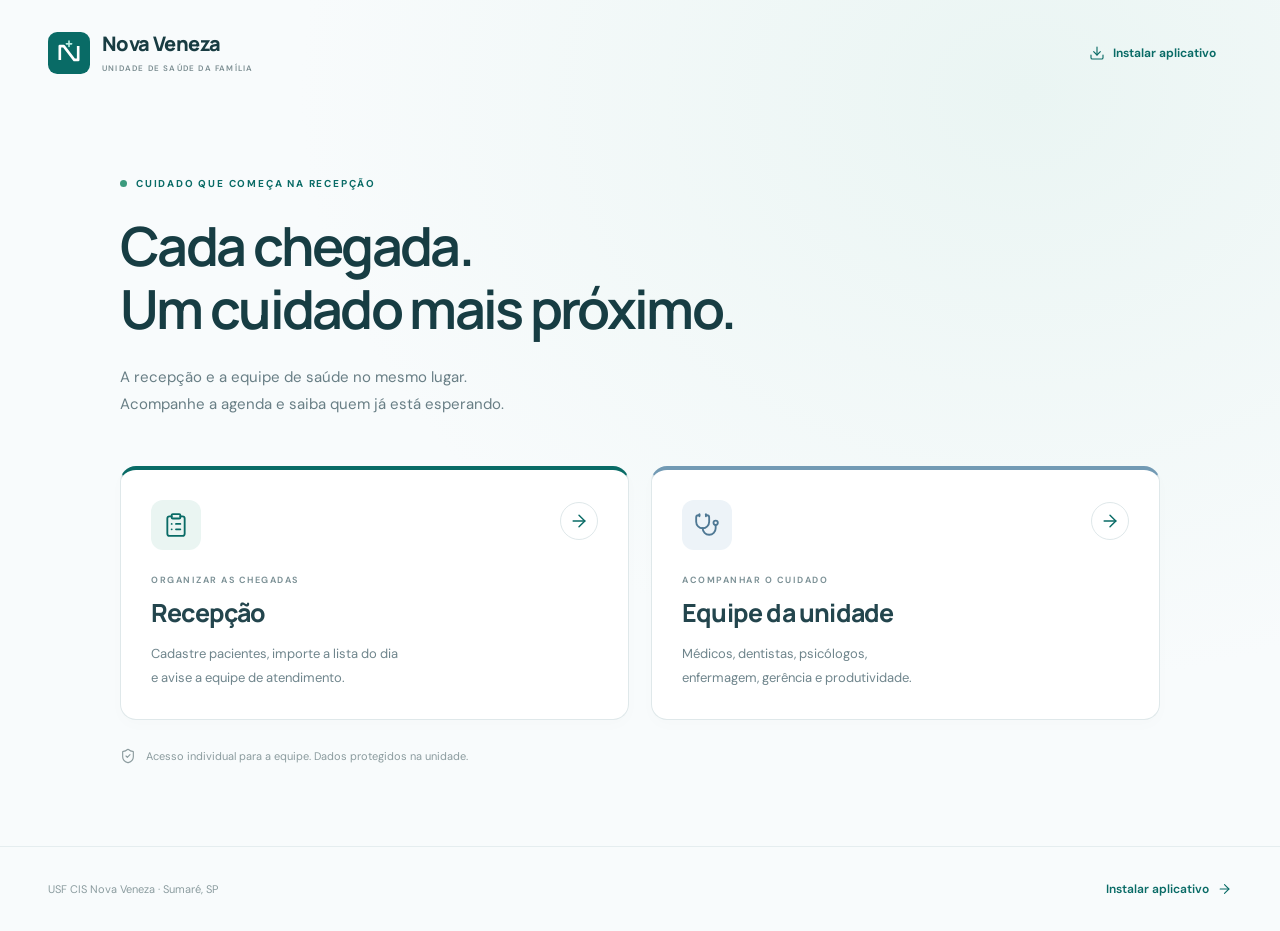
<file: index.html>
<!doctype html>
<html lang="pt-BR"><head><meta charset="UTF-8"><meta name="viewport" content="width=device-width,initial-scale=1,viewport-fit=cover"><meta name="theme-color" content="#096b66"><meta name="description" content="Recepção, agenda de atendimento e materiais da USF Nova Veneza."><meta name="apple-mobile-web-app-capable" content="yes"><meta name="apple-mobile-web-app-title" content="Nova Veneza"><link rel="manifest" href="./manifest.webmanifest"><link rel="apple-touch-icon" href="./icons/apple-touch-icon.png"><link rel="icon" href="./icons/icon.svg" type="image/svg+xml"><title>Nova Veneza · Atendimento</title>  <script type="module" crossorigin src="./assets/index-DV2DRyvU.js"></script>
  <link rel="stylesheet" crossorigin href="./assets/index-Yif4MzKx.css">
</head><body><div id="app"></div><dialog id="dialog" aria-labelledby="dialog-title"></dialog><div id="toast" role="status" aria-live="polite"></div></body></html>
</file>
<file: assets/index-Yif4MzKx.css>
@import"https://fonts.googleapis.com/css2?family=DM+Sans:wght@400;450;500;550;600;650;700&family=Manrope:wght@400;500;600;650;700;750;800&display=swap";:root{font-family:DM Sans,sans-serif;color:#213a42;background:#f5f8f9;font-synthesis:none;--teal:#096b66;--teal-dark:#064d4a;--mint:#e5f4ef;--line:#dfe8ea;--muted:#687e85;--white:#fff;--red:#ac343e;--yellow:#966400;--shadow:0 8px 32px #123b4310}*{box-sizing:border-box}body{margin:0}button,input,select,textarea{font:inherit}button,a,input,select,textarea{touch-action:manipulation}button{cursor:pointer}button:disabled{cursor:wait;opacity:.55}a{color:var(--teal)}button:focus-visible,a:focus-visible{outline:3px solid #1b9b96;outline-offset:4px}h1,h2,h3,p{margin-top:0}h1,h2,h3,.brand{font-family:Manrope,sans-serif}h1{font-size:30px;font-weight:750;letter-spacing:-1px;line-height:1.3;margin-bottom:12px}h2{font-size:18px;letter-spacing:-.4px;margin-bottom:8px}h3{font-size:15px;margin-bottom:6px}p{line-height:1.65}svg{width:20px;height:20px;flex-shrink:0;vertical-align:middle}small{display:block}.small,small{font-size:12px;line-height:1.6}.muted{color:var(--muted)}.eyebrow{font-size:10px;letter-spacing:1.8px;font-weight:700;display:flex;align-items:center;gap:9px;color:var(--teal);margin-bottom:18px}.live-dot{display:inline-block;width:7px;height:7px;border-radius:50%;background:#3b9a7d;flex-shrink:0}.btn{min-height:42px;border:1px solid transparent;border-radius:8px;padding:10px 15px;font-size:12px;font-weight:650;display:inline-flex;align-items:center;justify-content:center;gap:8px;white-space:nowrap;transition:background .15s,transform .15s}.btn svg{width:16px;height:16px}.btn:active:not(:disabled){transform:translateY(1px)}.primary{background:var(--teal);color:#fff}.primary:hover{background:var(--teal-dark)}.secondary{background:#fff;border-color:#d8e4e6;color:#38575f}.secondary:hover{background:#f3f8f7}.success{color:#14724d;background:#e7f5ec;border-color:#bfe3cb}.danger{color:var(--red);background:#fff0f1;border-color:#f0d4d7}.quiet{color:var(--teal);background:transparent}.icon-button{display:inline-flex;align-items:center;justify-content:center;border:0;background:transparent;color:#647f86;min-width:40px;min-height:40px;padding:8px;border-radius:6px}.icon-button:hover{background:#e8f2f1}.text-button{background:transparent;color:var(--muted);padding:6px 8px;min-height:36px}.link{border:0;background:none;color:var(--teal);font-size:12px;font-weight:600;display:inline-flex;align-items:center;gap:8px;padding:8px 0;text-decoration:none}.link svg{width:15px}.full{width:100%}.brand{display:flex;align-items:center;gap:12px;text-decoration:none;color:#183c42;font-size:20px;line-height:1.2;font-weight:800;letter-spacing:-.6px}.brand img{width:42px;height:42px}.brand small{font-family:DM Sans,sans-serif;font-size:8px;letter-spacing:1.2px;margin-top:6px;color:#7c8e92;font-weight:600}.landing{min-height:100svh;display:flex;flex-direction:column;background:radial-gradient(ellipse at 80% 10%,#eaf5f3 0,transparent 50%),#f8fbfc}.landing-header{max-width:1280px;width:100%;margin:auto;padding:32px 48px;display:flex;align-items:center;justify-content:space-between}.welcome{max-width:1120px;width:100%;margin:70px auto 80px;padding:0 40px}.welcome-intro h1{font-size:54px;font-weight:650;line-height:1.17;letter-spacing:-2.7px;color:#173d43;margin-bottom:24px}.welcome-intro p{color:var(--muted);font-size:15px;line-height:1.8}.welcome-intro .eyebrow{margin-bottom:24px}.entry-grid{display:grid;grid-template-columns:1fr 1fr;gap:22px;margin-top:48px}.entry-card{position:relative;text-align:left;border:1px solid var(--line);border-radius:16px;display:flex;flex-direction:column;align-items:flex-start;padding:30px;background:#fff;box-shadow:0 5px 16px #183f4504;min-height:245px;transition:transform .2s,box-shadow .2s;animation:fadeUp .55s both}.entry-card:nth-child(2){animation-delay:.12s}.entry-card:hover{transform:translateY(-4px);box-shadow:var(--shadow)}.entry-card.reception{border-top:4px solid var(--teal)}.entry-card.team{border-top:4px solid #729ab4}.entry-symbol{width:50px;height:50px;border-radius:12px;background:#eaf5f2;color:var(--teal);display:flex;align-items:center;justify-content:center;margin-bottom:24px}.entry-symbol svg{width:26px;height:26px}.team .entry-symbol{color:#4f7894;background:#edf3f8}.entry-text{display:flex;flex-direction:column}.entry-overline{font-size:9px;letter-spacing:1.5px;color:#7c9196;font-weight:650}.entry-text strong{font-family:Manrope,sans-serif;font-size:25px;color:#23454d;font-weight:750;letter-spacing:-.8px;margin:9px 0 12px}.entry-text>span:last-child{font-size:13px;color:#6f858c;line-height:1.8}.entry-arrow{position:absolute;right:30px;top:32px;border:1px solid var(--line);border-radius:50%;width:38px;height:38px;display:grid;place-items:center;color:var(--teal)}.welcome-note{display:flex;align-items:center;gap:10px;margin-top:26px;color:#8b9b9e;font-size:11px}.welcome-note svg{width:16px}.landing-footer{margin-top:auto;padding:24px 48px;display:flex;justify-content:space-between;align-items:center;border-top:1px solid #e5edef;color:#8b9c9f;font-size:11px}.profile-page{max-width:1060px;width:100%;margin:40px auto 80px;padding:0 40px}.profile-grid{display:grid;grid-template-columns:repeat(3,1fr);gap:14px;margin:32px 0}.profile-card{padding:20px;border:1px solid var(--line);border-radius:12px;display:flex;align-items:center;gap:14px;text-align:left;background:#fff;color:inherit;min-height:100px}.profile-card>svg{margin-left:auto;color:#8da5aa;width:16px}.profile-card strong{font-size:15px}.profile-card small{color:var(--muted);margin-top:5px}.profile-card:hover{border-color:#64a39a;box-shadow:var(--shadow)}.avatar{width:44px;height:44px;flex-shrink:0;border-radius:12px;background:#eaf3f3;color:#317776;font-family:Manrope;font-size:16px;font-weight:750;display:grid;place-items:center}.avatar.manager{background:#f0edf8;color:#756697}.avatar.dentist{background:#eaf2fa;color:#537b9e}.avatar.productivity{background:#f8f0e6;color:#967442}.workspace{display:flex;min-height:100svh}.sidebar{width:246px;position:fixed;inset:0 auto 0 0;background:#fff;border-right:1px solid var(--line);padding:28px 20px 20px;display:flex;flex-direction:column;z-index:10}.sidebar .brand{font-size:18px;gap:9px}.sidebar .brand img{width:37px;height:37px}.sidebar .brand small{font-size:7px;letter-spacing:.9px}.unit-label{font-size:9px;letter-spacing:1.5px;color:#9aa9ad;margin:44px 12px 18px;font-weight:600}.nav-item{border:0;display:flex;align-items:center;gap:12px;width:100%;background:transparent;color:#6e858d;padding:14px;border-radius:8px;font-size:12px;font-weight:550;margin-bottom:7px;text-align:left}.nav-item svg{width:19px;height:19px}.nav-item.active{background:#e7f3ef;color:var(--teal);font-weight:700}.nav-item:hover{background:#f1f6f5}.sidebar-bottom{margin-top:auto}.privacy-note{display:flex;align-items:center;gap:8px;font-size:10px;color:#94a5a8;margin:20px 12px}.privacy-note svg{width:14px}.account{border-top:1px solid var(--line);padding-top:20px;display:flex;gap:9px;align-items:center}.small-avatar{width:34px;height:34px;font-size:12px;border-radius:50%}.account strong{font-size:12px}.account small{color:#889a9f;font-size:10px}.account .icon-button{margin-left:auto}.main-shell{margin-left:246px;flex:1;min-width:0}.topbar{height:80px;background:#ffffffb8;border-bottom:1px solid var(--line);padding:0 38px;display:flex;align-items:center;justify-content:space-between}.breadcrumb{font-size:11px;color:#6b858b;display:flex;gap:13px}.breadcrumb span{color:#b6c4c7}.topbar-right{display:flex;align-items:center;gap:12px}.sync{display:flex;align-items:center;gap:7px;font-size:10px;color:#78908f}.sync.disconnected{color:#a17336}.sync.disconnected .live-dot{background:#d6a447}.content{max-width:1570px;margin:0 auto;padding:36px 38px 60px}.page-heading{display:flex;align-items:center;justify-content:space-between;gap:20px;margin-bottom:28px}.page-heading .eyebrow{margin-bottom:12px}.page-heading h1{font-size:26px;margin-bottom:9px}.page-heading p{font-size:12px;margin-bottom:0}.heading-actions{display:flex;gap:10px}.stats{display:grid;grid-template-columns:repeat(4,1fr);gap:15px;margin-bottom:28px}.stat{background:#fff;border:1px solid var(--line);border-radius:12px;padding:21px 24px;position:relative;min-height:107px}.stat>span{display:block;color:#7c9096;font-size:11px}.stat>strong{font-family:Manrope;font-size:31px;font-weight:650;color:#23444e;display:block;margin-top:10px;line-height:1}.stat>svg{position:absolute;right:24px;bottom:25px;color:#a7bbbf;width:24px;height:24px}.stat.emphasis{background:#e9f4f1;border-color:#cee6df}.stat.emphasis>strong,.stat.emphasis>svg{color:var(--teal)}.agenda-panel{border:1px solid var(--line);background:#fff;border-radius:12px;overflow:hidden}.panel-heading{padding:24px;display:flex;align-items:center;justify-content:space-between;border-bottom:1px solid #edf2f3;gap:12px}.panel-heading h2{font-size:16px;margin-bottom:5px}.panel-heading .small{font-size:10px}.date-control{display:flex;align-items:center;gap:9px;color:#708e95}.date-control svg{width:17px}.date-control input{border:1px solid #dfe8ea;border-radius:7px;padding:9px;color:#4b6870;font-size:12px;background:#fff;min-width:135px}.filters{display:flex;gap:14px;padding:20px 24px 16px}.search{display:flex;align-items:center;border:1px solid var(--line);border-radius:7px;padding:0 13px;gap:10px;flex:1;min-width:0;background:#fff;color:#8ca2a8}.search svg{width:17px}.search input{border:0;outline:none;width:100%;padding:12px 0;color:#405d64;font-size:12px;background:transparent;min-width:0}.search:focus-within{outline:2px solid #6ab3a6;outline-offset:1px}input::placeholder{color:#92a4a9}.filters>select{border:1px solid var(--line);background:#fff;border-radius:7px;font-size:11px;color:#56717a;padding:10px 30px 10px 12px;max-width:260px}.filter-tabs{display:flex;gap:4px;padding:0 24px 16px;overflow:auto}.filter-tab{border:0;background:transparent;border-radius:6px;color:#83969c;padding:8px 11px;font-size:11px;white-space:nowrap}.filter-tab.selected{background:#edf5f3;color:var(--teal);font-weight:650}.list-header{display:grid;grid-template-columns:80px minmax(180px,1.2fr) minmax(130px,.8fr) minmax(170px,1fr);gap:20px;padding:14px 24px;background:#f9fbfc;border-block:1px solid #eaf0f2;font-size:8px;letter-spacing:1px;color:#8ca0a6}.patient-row{display:grid;grid-template-columns:80px minmax(180px,1.2fr) minmax(130px,.8fr) minmax(170px,1fr);align-items:center;gap:20px;min-height:117px;padding:22px 24px;border-bottom:1px solid #eaf0f2;border-left:3px solid transparent}.patient-row.completed{border-left-color:#46a878;background:#f9fdfa}.patient-row.incomplete{border-left-color:#deb458;background:#fffdf6}.patient-row.completed .patient-person h3{color:#218154}.patient-row.incomplete .patient-person h3{color:#a2760f}.patient-time{font-family:Manrope;font-size:18px;font-weight:650;color:#3d5b65;font-variant-numeric:tabular-nums}.patient-time small{font-family:DM Sans;font-size:9px;letter-spacing:.3px;font-weight:400;color:#94a4a9;margin-top:4px}.patient-person h3{font-family:DM Sans;font-size:13px;font-weight:650;margin:0 0 7px;line-height:1.45;overflow-wrap:anywhere}.patient-person>span{font-size:10px;color:#7f969d}.patient-person>small{font-size:9px;color:#9badb2;margin-top:5px;line-height:1.7}.status{display:inline-block;font-size:9px;line-height:1.5;padding:4px 8px;border-radius:5px;color:#789199;background:#eff3f5}.status.arrived{background:#e6f5ee;color:#33845e}.status.absent,.status.late_absent{background:#fbeef0;color:#ad6470}.status.late,.status.pending{background:#fff4dd;color:#a28037}.patient-status>small{font-size:9px;color:#91a4a9;margin-top:5px}.waiting-time{font-size:9px;color:#65928a;display:flex;gap:5px;align-items:center;margin-top:5px}.waiting-time svg{width:11px;height:11px}.patient-actions{display:flex;justify-content:flex-end;align-items:center;flex-wrap:wrap;gap:7px}.patient-actions .btn{font-size:10px;padding:8px 10px;min-height:34px}.patient-actions .btn svg{width:13px;height:13px}.legend{display:flex;gap:24px;padding:17px 24px;color:#8fa0a5;font-size:9px;flex-wrap:wrap}.legend>span{display:flex;align-items:center;gap:6px}.legend-dot{width:6px;height:6px;border-radius:50%}.green{background:#4ca976}.yellow{background:#dfb450}.empty{padding:70px 24px;text-align:center;color:#8ea2a8}.empty>svg{width:38px;height:38px;color:#b7cacb;margin-bottom:18px}.empty h3{font-size:15px;font-weight:600}.empty p{font-size:12px;max-width:380px;margin:10px auto 0}.notice{display:flex;align-items:flex-start;gap:12px;background:#e9f4f1;color:#3e7770;border:1px solid #cfe5e0;padding:16px;border-radius:9px;margin:0 0 24px;font-size:12px;line-height:1.7}.notice.warning{background:#fff8e9;border-color:#f0e1bb;color:#977643}.notice svg{margin-top:1px;width:18px}.stock-grid{display:grid;grid-template-columns:repeat(4,1fr);gap:16px;margin-bottom:30px}.stock-card{border:1px solid var(--line);background:#fff;padding:20px;border-radius:12px;display:flex;flex-direction:column;align-items:flex-start}.stock-card-top{display:flex;align-items:center;justify-content:space-between;width:100%;gap:8px;margin-bottom:20px}.material-icon{border-radius:8px;padding:8px;background:#eff5f5;display:flex;color:#789698}.material-icon.b{background:#e9f2fe;color:#719aca}.material-icon.a{background:#fff5d9;color:#caa445}.stock-card h2{font-size:13px;line-height:1.6;min-height:42px}.stock-number{font-size:32px;font-family:Manrope;font-weight:650;margin:4px 0 8px}.stock-number span{font:11px DM Sans;color:#94a4aa;margin-left:8px}.stock-card p{font-size:10px;margin-bottom:20px}.stock-card .btn{margin-top:auto;width:100%}.stock-card.low{border-color:#eadcbe}.stock-card .status{font-size:8px}.movement{display:flex;align-items:center;gap:20px;padding:20px 24px;border-top:1px solid #eaf0f2}.movement strong{font-size:12px}.movement small{font-size:10px;color:#90a2a7;margin-top:4px}.movement-delta{margin-left:auto;font-family:Manrope;font-size:20px}.notification{display:flex;gap:16px;padding:24px;border-bottom:1px solid var(--line)}.notification strong{font-size:13px}.notification p{font-size:12px;color:#6e858d;margin:6px 0}.notification small{font-size:10px;color:#9babb0}.notice-icon{background:#edf6f4;border-radius:50%;width:36px;height:36px;display:grid;place-items:center;color:#588d85;flex-shrink:0}.settings-grid{display:grid;grid-template-columns:repeat(2,1fr);gap:18px;margin-bottom:32px}.setting-card{background:#fff;border:1px solid var(--line);border-radius:12px;padding:28px}.setting-card>svg{color:#5c928a;width:25px;height:25px;margin-bottom:22px}.setting-card p{font-size:12px;color:var(--muted)}.setting-card h2{font-size:17px}dialog{border:1px solid #dce7e9;padding:0;max-width:calc(100% - 32px);width:520px;border-radius:14px;box-shadow:0 32px 100px #153c4440;color:#2d4a53;max-height:90svh}dialog.wide{width:1000px}dialog::backdrop{background:#12333b69;backdrop-filter:blur(3px)}.modal-head{display:flex;align-items:center;justify-content:space-between;gap:15px;padding:20px 24px;border-bottom:1px solid var(--line);position:sticky;top:0;background:#fff;z-index:1}.modal-head h2{font-size:18px;margin:0}.modal-body{padding:24px}.modal-body p{font-size:13px}.form-grid{display:grid;grid-template-columns:1fr 1fr;gap:0 18px}.form-grid.three{grid-template-columns:repeat(3,1fr)}.field{display:flex;flex-direction:column;gap:8px;margin-bottom:20px;min-width:0}.field>span{font-size:11px;font-weight:600;color:#6b848b}.field input,.field select,.field textarea{width:100%;min-width:0;border:1px solid #d7e4e6;border-radius:7px;padding:12px;background:#fff;font-size:13px;color:#385861;outline:none}.field input:focus,.field select:focus,.field textarea:focus{border-color:#4f9d91;box-shadow:0 0 0 3px #ddf0e9}.field output{display:block;min-height:43px;border-radius:7px;background:#f0f7f5;padding:12px;font-size:14px;color:#41877a;font-weight:700}.field textarea{resize:vertical}.form-actions{display:flex;justify-content:flex-end;gap:10px;margin-top:12px;border-top:1px solid #edf2f3;padding-top:20px}.form-error{background:#ffedef;padding:12px;border-radius:6px;font-size:12px;color:#a03e4c;overflow-wrap:anywhere}.form-error[hidden]{display:none}.recovery{display:block;margin:16px auto 0}.upload-zone{border:2px dashed #c4d9d6;border-radius:12px;padding:28px 16px;text-align:center;display:flex;flex-direction:column;align-items:center;gap:12px;background:#f7fbfa;cursor:pointer}.upload-zone>svg{color:#619b90;width:28px;height:28px}.upload-zone strong{font-size:14px}.upload-zone span{font-size:11px;color:#8ba19f}.upload-zone input{max-width:100%;font-size:12px}.import-table{overflow:auto;margin:12px 0 24px}.import-table table{border-collapse:collapse;width:100%;font-size:12px}.import-table th{text-align:left;padding:10px;background:#f3f7f7;font-weight:600;color:#7a9096}.import-table td{border-bottom:1px solid var(--line);padding:5px}.import-table input{padding:10px;border:1px solid #dce7e7;border-radius:5px;width:100px;font-size:11px}.import-table [name=name]{min-width:240px}.import-table [name=birth]{width:130px}.ocr-text{white-space:pre-wrap;font-size:11px;line-height:1.7;max-height:260px;overflow:auto;padding:12px;background:#f4f7f8}.check-field{display:flex;align-items:center;gap:8px;font-size:12px;margin:20px 0}.code-fields{display:grid;grid-template-columns:repeat(2,minmax(0,1fr));gap:14px;margin-bottom:24px}.code-box{border:1px solid var(--line);border-radius:9px;padding:14px;min-width:0}.code-box h3{font-size:12px}.code-box .search{margin-top:12px;padding:0 8px}.code-box .search input{font-size:10px}.code-tag{display:flex;gap:8px;padding:8px;background:#edf5f3;border-radius:5px;margin-top:6px;font-size:10px;line-height:1.5}.code-tag>span{flex:1}.code-tag button{border:0;background:none;color:#859c98;padding:0 3px;font-size:18px}.code-results{max-height:210px;overflow:auto}.code-results button{display:block;width:100%;text-align:left;padding:10px 6px;border:0;border-bottom:1px solid var(--line);background:#fff;font-size:10px;color:#627e86;line-height:1.6}.code-results button:hover{background:#eaf5f1}.code-results b{color:var(--teal);margin-right:6px}fieldset{margin:0;padding:0;border:0;min-width:0}fieldset:disabled{opacity:.9}.help-list{padding-left:20px}.help-list li{padding-left:6px;margin-bottom:24px;font-size:13px}.help-list p{color:#7b9197;margin-top:8px}.mobile-brand,.mobile-nav,.mobile-exit{display:none}#toast{position:fixed;bottom:28px;left:50%;transform:translate(-50%,25px);opacity:0;pointer-events:none;border-radius:9px;padding:15px 22px;background:#234e4b;color:#fff;box-shadow:var(--shadow);z-index:1000;max-width:calc(100vw - 32px);width:max-content;font-size:13px;line-height:1.6;transition:.2s}#toast.visible{opacity:1;transform:translate(-50%)}#toast.error{background:#973e4a}@keyframes fadeUp{0%{opacity:0;transform:translateY(14px)}to{opacity:1;transform:translateY(0)}}@media(min-width:1700px){.content{padding-top:48px}.page-heading h1{font-size:30px}.patient-row{min-height:128px}.patient-person h3{font-size:14px}}@media(max-width:1250px){.sidebar{width:215px;padding:24px 14px}.main-shell{margin-left:215px}.content{padding:28px 24px}.topbar{padding:0 24px}.page-heading{align-items:flex-start;flex-direction:column}.stats{gap:10px}.stat{padding:18px}.stat>svg{right:18px}.stock-grid{grid-template-columns:repeat(2,1fr)}.patient-row,.list-header{grid-template-columns:60px minmax(130px,1fr) minmax(115px,.8fr) minmax(130px,1fr);gap:13px;padding-left:18px;padding-right:18px}.patient-actions .btn{font-size:9px}.patient-actions .btn svg{display:none}}@media(max-width:900px){.sidebar{display:none}.main-shell{margin-left:0}.topbar{height:74px;padding:0 24px}.breadcrumb{display:none}.mobile-brand{display:block}.mobile-brand .brand{font-size:17px}.mobile-brand .brand img{width:34px;height:34px}.mobile-brand .brand small{font-size:6px}.mobile-exit{display:block}.mobile-nav{display:flex;background:#fff;border-bottom:1px solid var(--line);padding:10px 20px;gap:8px;overflow:auto}.mobile-nav .nav-item{justify-content:center;padding:11px;white-space:nowrap;width:auto;flex:1;margin:0;font-size:11px}.mobile-nav .nav-item svg{width:16px}.content{padding:28px 24px}.profile-grid{grid-template-columns:repeat(2,1fr)}.welcome-intro h1{font-size:44px}.welcome{margin-top:45px}.sync{font-size:9px}.topbar-right{gap:4px}.topbar-right>.btn[data-action=install]{display:none}.profile-page{margin-top:30px}}@media(max-width:600px){.landing-header{padding:22px 20px}.landing-header .brand{font-size:17px;gap:9px}.landing-header .brand img{width:36px;height:36px}.landing-header .brand small{font-size:6px}.landing-header .btn{padding:8px;font-size:10px}.landing-header .btn svg{width:14px}.welcome{padding:0 22px;margin:42px 0 48px}.welcome-intro h1{font-size:36px;letter-spacing:-1.9px;line-height:1.2}.welcome-intro p{font-size:13px}.eyebrow{font-size:8px;letter-spacing:1.3px}.entry-grid{grid-template-columns:1fr;margin-top:30px;gap:16px}.entry-card{padding:23px;min-height:210px}.entry-symbol{margin-bottom:18px;width:42px;height:42px}.entry-symbol svg{width:23px}.entry-text strong{font-size:23px}.entry-text>span:last-child{font-size:12px}.entry-arrow{right:23px;top:25px}.welcome-note{font-size:10px;align-items:flex-start;line-height:1.7}.welcome-note svg{flex-shrink:0}.landing-footer{padding:20px 22px;gap:12px;flex-wrap:wrap;font-size:10px}.profile-page{padding:0 20px;margin-top:28px}.profile-page h1{font-size:27px}.profile-grid{grid-template-columns:1fr;gap:10px;margin-top:24px}.profile-card{padding:16px;min-height:84px}.topbar{padding:0 16px;height:68px}.mobile-brand .brand small{display:none}.mobile-brand .brand{font-size:15px;gap:8px}.mobile-brand .brand img{width:31px;height:31px}.sync{display:none}.mobile-nav{padding:8px 12px;gap:4px}.mobile-nav .nav-item{font-size:10px;gap:6px;padding:10px 8px}.content{padding:24px 16px 40px}.page-heading{margin-bottom:22px;gap:16px}.page-heading h1{font-size:24px;letter-spacing:-.8px}.page-heading .eyebrow{margin-bottom:12px}.page-heading p{font-size:11px}.heading-actions{width:100%}.heading-actions .btn{flex:1;font-size:11px;padding:10px}.stats{grid-template-columns:repeat(2,1fr);gap:10px;margin-bottom:22px}.stat{padding:16px;min-height:95px}.stat strong{font-size:28px}.stat>span{font-size:10px}.stat>svg{bottom:20px;width:21px;height:21px}.panel-heading{padding:18px 16px;align-items:flex-start;flex-direction:column;gap:16px}.panel-heading h2{font-size:15px}.panel-heading .small{font-size:9px}.date-control{align-self:stretch}.date-control input{flex:1;min-height:42px}.filters{padding:16px;gap:10px;flex-direction:column}.filters select{max-width:none;min-height:42px}.filter-tabs{padding:0 12px 12px;gap:0}.filter-tab{font-size:10px;padding:8px 10px}.list-header{display:none}.patient-row{grid-template-columns:56px minmax(0,1fr);gap:12px 13px;padding:18px 16px}.patient-time{font-size:18px;align-self:start;padding-top:2px}.patient-person h3{font-size:13px}.patient-person>span{font-size:10px}.patient-status{grid-column:2;display:flex;align-items:center;gap:8px;flex-wrap:wrap}.patient-status small,.patient-status .waiting-time{margin:0}.patient-actions{grid-column:1/-1;justify-content:flex-start;padding-top:6px;gap:8px}.patient-actions .btn{font-size:11px;min-height:40px;padding:9px 13px}.patient-actions .btn svg{display:block}.legend{padding:16px;gap:12px;font-size:9px}.stock-grid{grid-template-columns:1fr 1fr;gap:10px}.stock-card{padding:14px}.stock-card h2{font-size:11px;min-height:40px}.stock-card-top{flex-direction:column;align-items:flex-start;gap:10px;margin-bottom:14px}.stock-card .btn{font-size:10px;padding:9px 6px}.stock-card .btn svg{display:none}.stock-number{font-size:27px}.stock-card p{font-size:9px}.movement{padding:16px;gap:10px;flex-wrap:wrap}.movement>div{max-width:70%}.movement strong{font-size:11px}.movement small{font-size:9px}.settings-grid{grid-template-columns:1fr}.setting-card{padding:24px}.notification{padding:18px 16px;gap:12px}.notification strong{font-size:12px}.notification p{font-size:11px}.notice{font-size:11px;padding:13px}.form-grid,.form-grid.three{grid-template-columns:1fr 1fr;gap:0 12px}.modal-head{padding:16px}.modal-head h2{font-size:16px}.modal-body{padding:18px 16px}.field>span{font-size:10px}.field input,.field select,.field textarea{font-size:16px;padding:10px;min-height:44px}.code-fields{grid-template-columns:1fr}.code-box .search input{font-size:14px}.code-tag{font-size:11px}.code-results button{font-size:12px;padding:13px 8px}.form-actions .btn{width:100%}.modal-body p{font-size:12px}dialog{max-width:calc(100% - 20px);border-radius:12px}.notice-icon{width:30px;height:30px}.empty{padding:48px 20px}.desktop-break{display:none}.help-list{padding-left:18px}.code-tag button{min-width:32px;min-height:32px}}@media(prefers-reduced-motion:reduce){*,*:before,*:after{animation:none!important;transition:none!important;scroll-behavior:auto!important}}@media(max-width:600px){.patient-person h3{font-size:14px}.patient-person>span,.patient-person>small{font-size:11px;color:#71878e}.patient-status>small,.waiting-time{font-size:10px;color:#6a838a}.status,.legend,.patient-time small,.panel-heading .small{font-size:10px}.filter-tab{font-size:11px}}.care-options{display:flex;flex-wrap:wrap;gap:.45rem 1rem}.care-options label,[data-diabetes] .check-field{display:inline-flex;align-items:center;gap:.35rem;padding:.3rem 0}[data-diabetes] .check-field{margin-right:1rem}[data-evaluated]:not(:empty){display:block;color:var(--teal)}[data-estimate]{line-height:1.6}.supply-type{border-bottom:1px solid #d5e3e3}.supply-type summary{cursor:pointer;padding:1rem .25rem;font-weight:600}.order-panel{min-width:0;color:#213e43}.order-meta,.order-filters{display:grid;grid-template-columns:1fr 1fr auto;align-items:end;gap:12px}.order-meta .field,.order-filters .field{min-width:0;margin:0}.order-panel input,.order-panel select{max-width:100%;min-width:0}.order-status{align-self:center;color:#17615c;background:#e5f4ef;padding:6px 11px;border-radius:12px;font-size:.82rem}.order-actions{display:flex;gap:8px;flex-wrap:wrap;margin:16px 0 22px}.order-filters{grid-template-columns:2fr 1fr;background:#f1f6f5;padding:12px;border-radius:12px}.order-table{width:100%;border-collapse:collapse;margin-top:14px}.order-table th,.order-table td{padding:10px 8px;text-align:right;border-bottom:1px solid #dbe5e3}.order-table th:first-child,.order-table td:first-child{text-align:left}.order-table td strong,.order-table td small{display:block}.order-table td small{color:#51696b}.order-table td strong{font-weight:550}.order-table input{width:6em;padding:8px;border:1px solid #8fa9a7;border-radius:6px;text-align:right}.order-table tr[hidden]{display:none}@media(max-width:680px){dialog.wide:has(.order-panel){width:100%;max-width:100%;max-height:96dvh;margin:auto auto 0;border-radius:16px 16px 0 0}.order-meta,.order-filters{grid-template-columns:minmax(0,1fr) minmax(0,1fr)}.order-status{justify-self:start;grid-column:1/-1}.order-actions{display:grid;grid-template-columns:1fr 1fr}.order-actions .btn{min-height:44px}.order-filters{grid-template-columns:1fr}.order-table,.order-table tbody{display:block}.order-table thead{display:none}.order-table tr{display:grid;grid-template-columns:repeat(3,minmax(0,1fr));gap:10px;padding:12px;margin:10px 0;border:1px solid #d4e2df;border-radius:12px}.order-table td{display:block;text-align:left;border:0;padding:0;overflow-wrap:anywhere}.order-table td:first-child{grid-column:1/-1;padding-bottom:8px;border-bottom:1px solid #edf2f0}.order-table td[data-label]:before{content:attr(data-label);display:block;color:#506b68;font-size:.8rem;margin-bottom:4px}.order-table input{width:100%;min-height:44px;font-size:16px}.order-table tr[hidden]{display:none}}.heading-actions,.filter-tabs{flex-wrap:wrap}.heading-actions{max-width:100%}.filter-tabs{overflow:visible;row-gap:4px}.page-heading>div,.patient-row>div,.filters>*{min-width:0}.patient-person,.patient-status,.movement{overflow-wrap:anywhere}@media(max-width:900px){.mobile-nav{display:grid;grid-template-columns:repeat(auto-fit,minmax(min(125px,100%),1fr));overflow:visible}.mobile-nav .nav-item{min-width:0;min-height:44px;white-space:normal;line-height:1.25;text-align:center}.mobile-nav .nav-item svg{flex:none}}@media(max-width:600px){.heading-actions,.filter-tabs{display:grid;grid-template-columns:repeat(2,minmax(0,1fr));gap:6px}.heading-actions .btn,.filter-tab{min-width:0;min-height:44px;white-space:normal;line-height:1.3}.mobile-nav{display:flex;flex-wrap:wrap;justify-content:center;gap:4px}.mobile-nav .nav-item{flex:1 1 0}.mobile-nav:has(>:nth-child(5)) .nav-item{flex:0 0 calc((100% - 8px)/3)}.mobile-nav .nav-item{flex-direction:column;font-size:11px;padding:7px 3px}.patient-actions .btn{max-width:100%;white-space:normal}.date-control,.date-control input,.filters select{min-width:0;max-width:100%}}.report-date{margin:0 0 16px}.report-date>span{display:block;font-size:.85rem;margin-bottom:6px}.report-date>div{display:grid;grid-template-columns:44px minmax(0,1fr) 44px;gap:6px;max-width:28rem}.report-date input{min-width:0;width:100%;border:1px solid var(--line);border-radius:8px;padding:8px;font:inherit}.report-date button{min-height:44px;padding:0}.pec-exam{display:flex;flex-wrap:wrap;align-items:center;gap:.4rem 1rem;padding:.55rem 0;border-bottom:1px solid #dbe6e5}.pec-exam strong{flex:1 1 16rem}@media(max-width:600px){.pec-exam strong{flex-basis:100%}}.pec-exam [data-result-field]{flex-basis:100%}.pec-exam [data-result-field][hidden]{display:none}.batch-row{display:grid;grid-template-columns:5.5em 7.5em minmax(10em,1fr) 9em;gap:0 12px;border:1px solid var(--line);border-radius:9px;padding:14px;margin:14px 0}.batch-row legend{color:var(--teal);font-size:12px;font-weight:700;padding:0 5px}.batch-row.invalid,.batch-row:has(input:user-invalid){border-color:var(--red)}.batch-row .field{margin-bottom:10px}.batch-row .batch-record{grid-column:1/3}.batch-remove{justify-self:end;align-self:center}.patient-paper-number{display:inline-block;border:1px solid var(--line);border-radius:4px;padding:1px 5px;color:var(--teal);font-size:12px;margin-right:6px}@media(max-width:800px){.batch-row{grid-template-columns:repeat(2,minmax(0,1fr))}.batch-row .batch-name,.batch-row .batch-location{grid-column:1/-1}.batch-row .batch-record{grid-column:auto}.batch-remove{grid-column:1/-1}}
</file>
